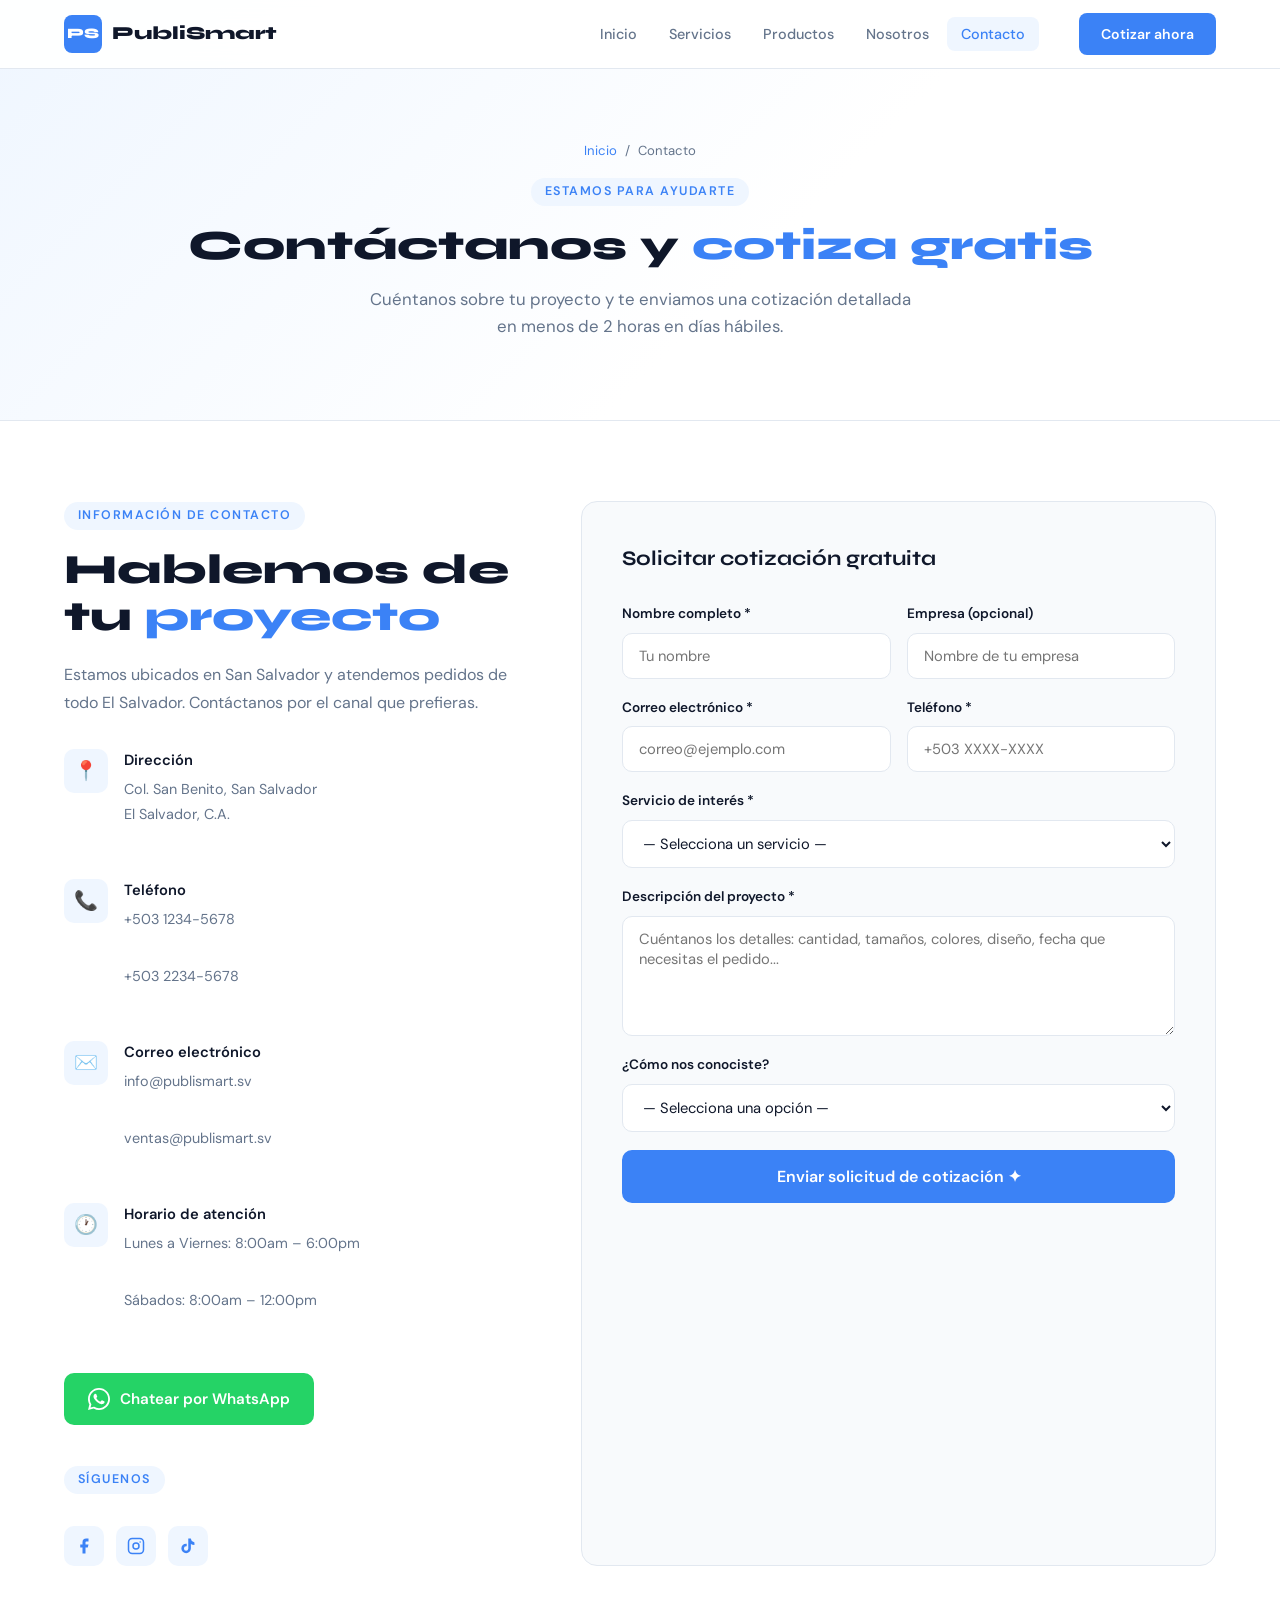
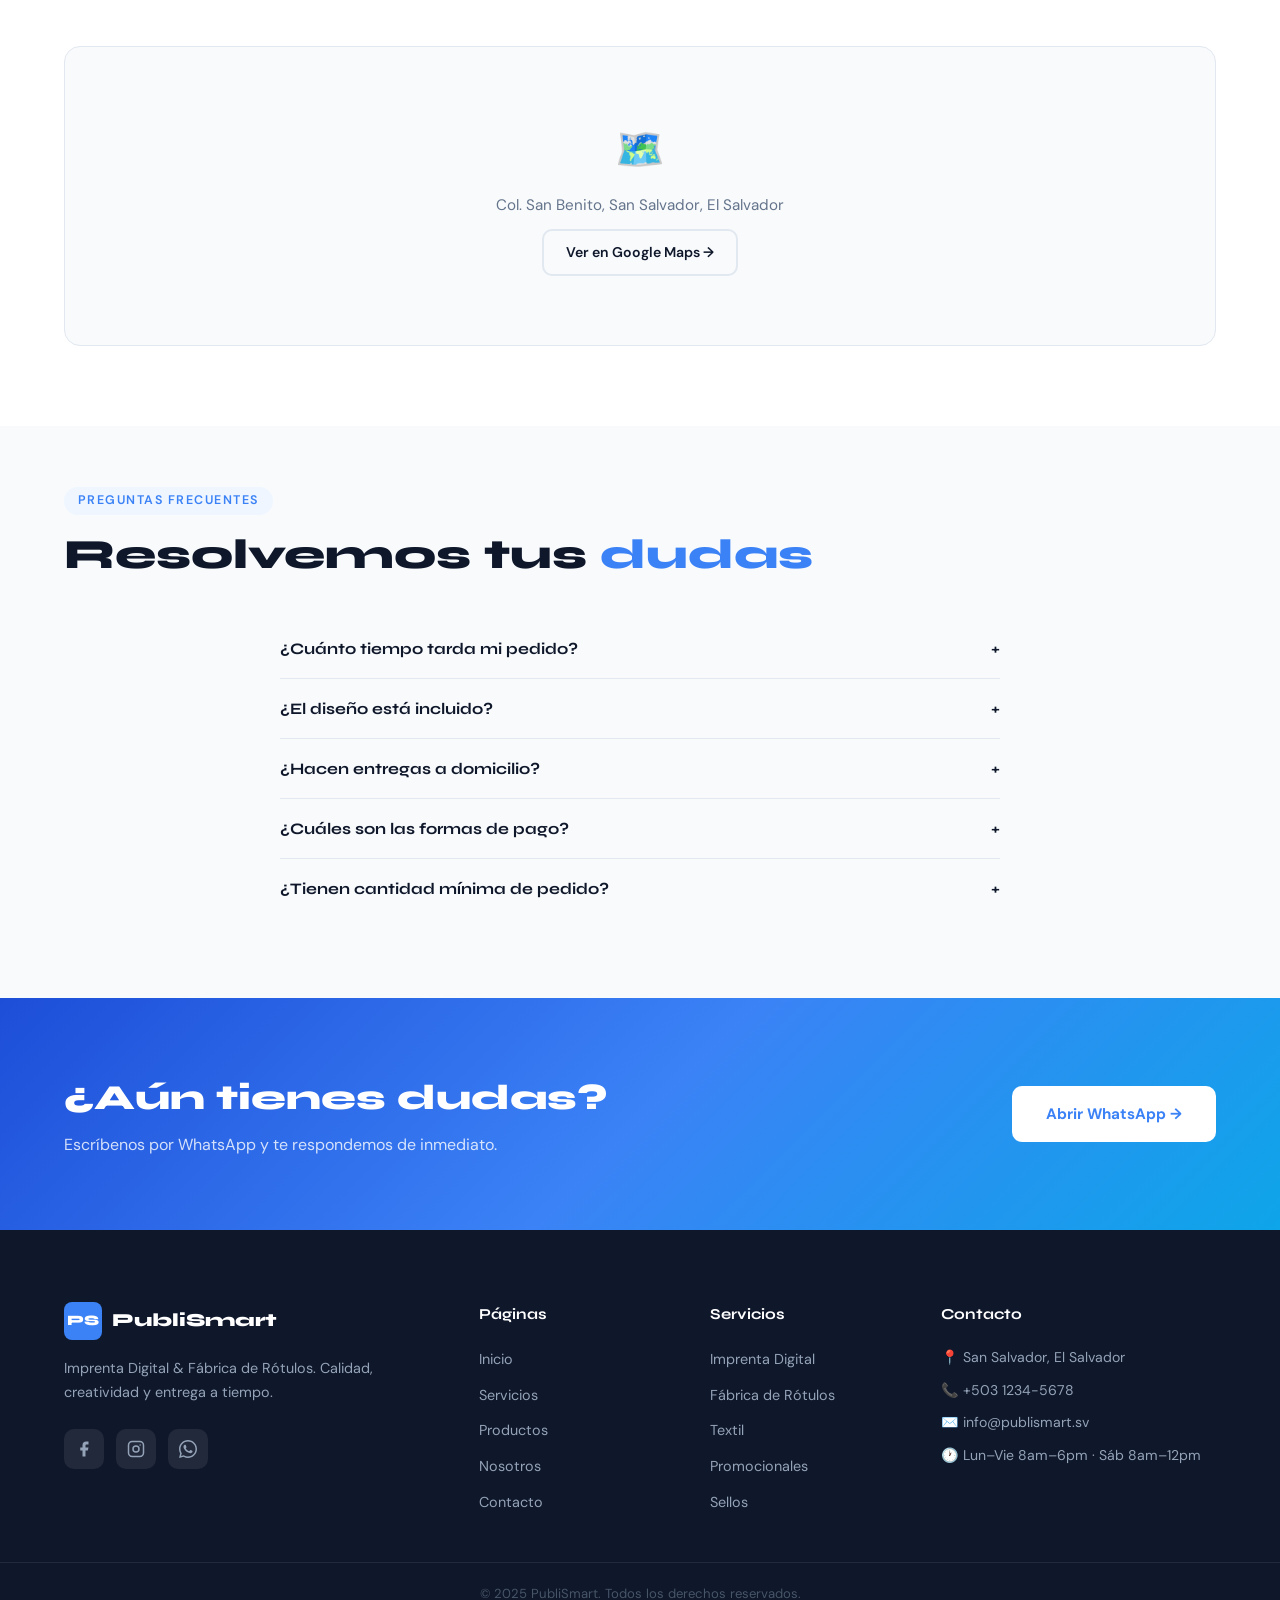
<file: contacto.html>
<!DOCTYPE html>
<html lang="es">
<head>
  <meta charset="UTF-8" />
  <meta name="viewport" content="width=device-width, initial-scale=1.0" />
  <title>Contacto — PubliSmart</title>
  <link rel="preconnect" href="https://fonts.googleapis.com" />
  <link rel="preconnect" href="https://fonts.gstatic.com" crossorigin />
  <link href="https://fonts.googleapis.com/css2?family=Syne:wght@400;600;700;800&family=DM+Sans:ital,opsz,wght@0,9..40,300;0,9..40,400;0,9..40,500;1,9..40,300&display=swap" rel="stylesheet" />
  <link rel="stylesheet" href="style.css" />
</head>
<body>

  <nav class="nav" id="nav">
    <div class="nav-inner">
      <a href="index.html" class="logo"><span class="logo-mark">PS</span><span class="logo-text">PubliSmart</span></a>
      <ul class="nav-links" id="navLinks">
        <li><a href="index.html">Inicio</a></li>
        <li><a href="servicios.html">Servicios</a></li>
        <li><a href="productos.html">Productos</a></li>
        <li><a href="nosotros.html">Nosotros</a></li>
        <li><a href="contacto.html" class="active">Contacto</a></li>
      </ul>
      <a href="contacto.html" class="btn-nav">Cotizar ahora</a>
      <button class="hamburger" id="hamburger" aria-label="Menú"><span></span><span></span><span></span></button>
    </div>
  </nav>

  <section class="page-hero">
    <div class="container">
      <div class="breadcrumb"><a href="index.html">Inicio</a> / <span>Contacto</span></div>
      <div class="section-label">Estamos para ayudarte</div>
      <h1 class="section-title">Contáctanos y <span>cotiza gratis</span></h1>
      <p style="color:var(--text-muted);max-width:560px;margin:0 auto;font-size:1.05rem;">Cuéntanos sobre tu proyecto y te enviamos una cotización detallada en menos de 2 horas en días hábiles.</p>
    </div>
  </section>

  <section class="contact-section">
    <div class="container contact-inner">

      <div class="contact-info fade-up">
        <div class="section-label">Información de contacto</div>
        <h2 class="section-title">Hablemos de tu <span>proyecto</span></h2>
        <p>Estamos ubicados en San Salvador y atendemos pedidos de todo El Salvador. Contáctanos por el canal que prefieras.</p>

        <div class="contact-details">
          <div class="contact-item">
            <div class="c-icon">📍</div>
            <div>
              <h4>Dirección</h4>
              <p>Col. San Benito, San Salvador<br/>El Salvador, C.A.</p>
            </div>
          </div>
          <div class="contact-item">
            <div class="c-icon">📞</div>
            <div>
              <h4>Teléfono</h4>
              <p><a href="tel:+50312345678">+503 1234-5678</a></p>
              <p><a href="tel:+50322345678">+503 2234-5678</a></p>
            </div>
          </div>
          <div class="contact-item">
            <div class="c-icon">✉️</div>
            <div>
              <h4>Correo electrónico</h4>
              <p><a href="mailto:info@publismart.sv">info@publismart.sv</a></p>
              <p><a href="mailto:ventas@publismart.sv">ventas@publismart.sv</a></p>
            </div>
          </div>
          <div class="contact-item">
            <div class="c-icon">🕐</div>
            <div>
              <h4>Horario de atención</h4>
              <p>Lunes a Viernes: 8:00am – 6:00pm</p>
              <p>Sábados: 8:00am – 12:00pm</p>
            </div>
          </div>
        </div>

        <a href="https://wa.me/50312345678?text=Hola%20PubliSmart%2C%20quiero%20cotizar%20un%20pedido" target="_blank" class="whatsapp-btn">
          <svg width="22" height="22" viewBox="0 0 24 24" fill="currentColor"><path d="M17.472 14.382c-.297-.149-1.758-.867-2.03-.967-.273-.099-.471-.148-.67.15-.197.297-.767.966-.94 1.164-.173.199-.347.223-.644.075-.297-.15-1.255-.463-2.39-1.475-.883-.788-1.48-1.761-1.653-2.059-.173-.297-.018-.458.13-.606.134-.133.298-.347.446-.52.149-.174.198-.298.298-.497.099-.198.05-.371-.025-.52-.075-.149-.669-1.612-.916-2.207-.242-.579-.487-.5-.669-.51-.173-.008-.371-.01-.57-.01-.198 0-.52.074-.792.372-.272.297-1.04 1.016-1.04 2.479 0 1.462 1.065 2.875 1.213 3.074.149.198 2.096 3.2 5.077 4.487.709.306 1.262.489 1.694.625.712.227 1.36.195 1.871.118.571-.085 1.758-.719 2.006-1.413.248-.694.248-1.289.173-1.413-.074-.124-.272-.198-.57-.347z"/><path d="M12 0C5.373 0 0 5.373 0 12c0 2.126.556 4.121 1.526 5.854L.057 23.882l6.174-1.619A11.945 11.945 0 0012 24c6.627 0 12-5.373 12-12S18.627 0 12 0zm0 22c-1.906 0-3.68-.516-5.203-1.413l-.373-.222-3.664.96.976-3.568-.243-.388A9.953 9.953 0 012 12C2 6.477 6.477 2 12 2s10 4.477 10 10-4.477 10-10 10z"/></svg>
          Chatear por WhatsApp
        </a>

        <div style="margin-top:40px;">
          <div class="section-label">Síguenos</div>
          <div class="social-links" style="margin-top:16px;">
            <a href="#" aria-label="Facebook" class="social-icon" style="background:var(--blue-xlight);color:var(--blue);">
              <svg viewBox="0 0 24 24" fill="currentColor"><path d="M18 2h-3a5 5 0 00-5 5v3H7v4h3v8h4v-8h3l1-4h-4V7a1 1 0 011-1h3z"/></svg>
            </a>
            <a href="#" aria-label="Instagram" class="social-icon" style="background:var(--blue-xlight);color:var(--blue);">
              <svg viewBox="0 0 24 24" fill="none" stroke="currentColor" stroke-width="2"><rect x="2" y="2" width="20" height="20" rx="5"/><circle cx="12" cy="12" r="4"/><circle cx="17.5" cy="6.5" r="1" fill="currentColor" stroke="none"/></svg>
            </a>
            <a href="#" aria-label="TikTok" class="social-icon" style="background:var(--blue-xlight);color:var(--blue);">
              <svg viewBox="0 0 24 24" fill="currentColor"><path d="M19.59 6.69a4.83 4.83 0 01-3.77-4.25V2h-3.45v13.67a2.89 2.89 0 01-2.88 2.5 2.89 2.89 0 01-2.89-2.89 2.89 2.89 0 012.89-2.89c.28 0 .54.04.79.1V9.01a6.28 6.28 0 00-.79-.05 6.34 6.34 0 00-6.34 6.34 6.34 6.34 0 006.34 6.34 6.34 6.34 0 006.33-6.34V9.17a8.16 8.16 0 004.77 1.52V7.25a4.85 4.85 0 01-1-.56z"/></svg>
            </a>
          </div>
        </div>
      </div>

      <!-- FORM -->
      <div class="contact-form-wrap fade-up">
        <h3>Solicitar cotización gratuita</h3>
        <form id="contactForm" novalidate>
          <div class="form-row">
            <div class="form-group">
              <label for="nombre">Nombre completo *</label>
              <input type="text" id="nombre" name="nombre" placeholder="Tu nombre" required />
              <span class="form-error">Por favor ingresa tu nombre.</span>
            </div>
            <div class="form-group">
              <label for="empresa">Empresa (opcional)</label>
              <input type="text" id="empresa" name="empresa" placeholder="Nombre de tu empresa" />
            </div>
          </div>
          <div class="form-row">
            <div class="form-group">
              <label for="email">Correo electrónico *</label>
              <input type="email" id="email" name="email" placeholder="correo@ejemplo.com" required />
              <span class="form-error">Ingresa un correo electrónico válido.</span>
            </div>
            <div class="form-group">
              <label for="telefono">Teléfono *</label>
              <input type="tel" id="telefono" name="telefono" placeholder="+503 XXXX-XXXX" required />
              <span class="form-error">Por favor ingresa tu teléfono.</span>
            </div>
          </div>
          <div class="form-group">
            <label for="servicio">Servicio de interés *</label>
            <select id="servicio" name="servicio" required>
              <option value="">— Selecciona un servicio —</option>
              <option>Imprenta Digital (tarjetas, flyers, brochures)</option>
              <option>Fábrica de Rótulos (luminosos, letras 3D, vinil)</option>
              <option>Textil Personalizado (camisas, gorras, polos)</option>
              <option>Artículos Promocionales (tazas, lapiceros, etc.)</option>
              <option>Sellos & Etiquetas</option>
              <option>Display & Exhibición (rollup, backdrop)</option>
              <option>Paquete o combo de varios servicios</option>
              <option>Otro</option>
            </select>
            <span class="form-error">Por favor selecciona un servicio.</span>
          </div>
          <div class="form-group">
            <label for="mensaje">Descripción del proyecto *</label>
            <textarea id="mensaje" name="mensaje" placeholder="Cuéntanos los detalles: cantidad, tamaños, colores, diseño, fecha que necesitas el pedido..." required></textarea>
            <span class="form-error">Por favor describe tu proyecto.</span>
          </div>
          <div class="form-group">
            <label for="como">¿Cómo nos conociste?</label>
            <select id="como" name="como">
              <option value="">— Selecciona una opción —</option>
              <option>Redes sociales</option>
              <option>Búsqueda en Google</option>
              <option>Recomendación de un amigo</option>
              <option>Ya soy cliente</option>
              <option>Otro</option>
            </select>
          </div>
          <button type="submit" class="btn-primary" style="width:100%;justify-content:center;font-size:1rem;">
            Enviar solicitud de cotización ✦
          </button>
        </form>
        <div class="form-success" id="formSuccess">
          <div class="success-icon">✅</div>
          <h4>¡Solicitud enviada con éxito!</h4>
          <p>Gracias por contactarnos. Un asesor de PubliSmart se comunicará contigo en menos de 2 horas en días hábiles.</p>
          <a href="index.html" class="btn-primary" style="margin-top:20px;display:inline-flex;">Volver al inicio</a>
        </div>
      </div>

    </div>
  </section>

  <!-- MAP PLACEHOLDER -->
  <section style="padding:0 0 80px;">
    <div class="container">
      <div style="border-radius:var(--radius);overflow:hidden;border:1.5px solid var(--border);height:300px;background:var(--surface);display:flex;align-items:center;justify-content:center;flex-direction:column;gap:12px;">
        <span style="font-size:2.5rem;">🗺️</span>
        <p style="color:var(--text-muted);font-size:0.95rem;">Col. San Benito, San Salvador, El Salvador</p>
        <a href="https://maps.google.com" target="_blank" class="btn-ghost" style="padding:10px 22px;font-size:0.88rem;">Ver en Google Maps →</a>
      </div>
    </div>
  </section>

  <!-- FAQ -->
  <section style="padding:0 0 80px;background:var(--surface);padding-top:60px;">
    <div class="container">
      <div class="section-label">Preguntas frecuentes</div>
      <h2 class="section-title" style="margin-bottom:40px;">Resolvemos tus <span>dudas</span></h2>
      <div style="max-width:720px;margin:0 auto;" id="faqList">
        <div class="faq-item" style="border-bottom:1px solid var(--border);padding:20px 0;">
          <button class="faq-q" style="width:100%;text-align:left;background:none;border:none;font-family:var(--font-head);font-weight:700;font-size:1rem;color:var(--text);cursor:pointer;display:flex;justify-content:space-between;align-items:center;gap:16px;" onclick="toggleFaq(this)">
            ¿Cuánto tiempo tarda mi pedido? <span class="faq-icon">+</span>
          </button>
          <div class="faq-a" style="display:none;padding-top:12px;color:var(--text-muted);font-size:0.93rem;line-height:1.7;">
            Depende del tipo de producto. Tarjetas de presentación y flyers: 24–48 horas. Rótulos y textil: 3–7 días hábiles. Para pedidos urgentes contacta directamente y buscamos solución.
          </div>
        </div>
        <div class="faq-item" style="border-bottom:1px solid var(--border);padding:20px 0;">
          <button class="faq-q" style="width:100%;text-align:left;background:none;border:none;font-family:var(--font-head);font-weight:700;font-size:1rem;color:var(--text);cursor:pointer;display:flex;justify-content:space-between;align-items:center;gap:16px;" onclick="toggleFaq(this)">
            ¿El diseño está incluido? <span class="faq-icon">+</span>
          </button>
          <div class="faq-a" style="display:none;padding-top:12px;color:var(--text-muted);font-size:0.93rem;line-height:1.7;">
            Sí. Incluimos hasta 3 revisiones de diseño sin costo adicional. Solo necesitas enviarnos tu logo, colores y la información que quieres incluir.
          </div>
        </div>
        <div class="faq-item" style="border-bottom:1px solid var(--border);padding:20px 0;">
          <button class="faq-q" style="width:100%;text-align:left;background:none;border:none;font-family:var(--font-head);font-weight:700;font-size:1rem;color:var(--text);cursor:pointer;display:flex;justify-content:space-between;align-items:center;gap:16px;" onclick="toggleFaq(this)">
            ¿Hacen entregas a domicilio? <span class="faq-icon">+</span>
          </button>
          <div class="faq-a" style="display:none;padding-top:12px;color:var(--text-muted);font-size:0.93rem;line-height:1.7;">
            Sí. Realizamos envíos a todo El Salvador a través de servicios de mensajería. Pedidos en San Salvador Metropolitano tienen entrega a domicilio con costo adicional.
          </div>
        </div>
        <div class="faq-item" style="border-bottom:1px solid var(--border);padding:20px 0;">
          <button class="faq-q" style="width:100%;text-align:left;background:none;border:none;font-family:var(--font-head);font-weight:700;font-size:1rem;color:var(--text);cursor:pointer;display:flex;justify-content:space-between;align-items:center;gap:16px;" onclick="toggleFaq(this)">
            ¿Cuáles son las formas de pago? <span class="faq-icon">+</span>
          </button>
          <div class="faq-a" style="display:none;padding-top:12px;color:var(--text-muted);font-size:0.93rem;line-height:1.7;">
            Aceptamos efectivo, transferencia bancaria (Banco Agrícola, Davivienda, Banco Azul), pago con tarjeta en nuestra tienda y pagos por tarjeta desde el teléfono.
          </div>
        </div>
        <div class="faq-item" style="padding:20px 0;">
          <button class="faq-q" style="width:100%;text-align:left;background:none;border:none;font-family:var(--font-head);font-weight:700;font-size:1rem;color:var(--text);cursor:pointer;display:flex;justify-content:space-between;align-items:center;gap:16px;" onclick="toggleFaq(this)">
            ¿Tienen cantidad mínima de pedido? <span class="faq-icon">+</span>
          </button>
          <div class="faq-a" style="display:none;padding-top:12px;color:var(--text-muted);font-size:0.93rem;line-height:1.7;">
            Varía según el producto. Para camisas y gorras el mínimo es 12 unidades. Para tarjetas y flyers 100 unidades. Rótulos y sellos no tienen mínimo. Consúltanos tu caso específico.
          </div>
        </div>
      </div>
    </div>
  </section>

  <!-- CTA -->
  <section class="cta-banner">
    <div class="container cta-inner">
      <div>
        <h2>¿Aún tienes dudas?</h2>
        <p>Escríbenos por WhatsApp y te respondemos de inmediato.</p>
      </div>
      <a href="https://wa.me/50312345678" target="_blank" class="btn-white">Abrir WhatsApp →</a>
    </div>
  </section>

  <footer class="footer">
    <div class="container footer-inner">
      <div class="footer-brand">
        <a href="index.html" class="logo"><span class="logo-mark">PS</span><span class="logo-text">PubliSmart</span></a>
        <p>Imprenta Digital & Fábrica de Rótulos. Calidad, creatividad y entrega a tiempo.</p>
        <div class="social-links">
          <a href="#" aria-label="Facebook" class="social-icon"><svg viewBox="0 0 24 24" fill="currentColor"><path d="M18 2h-3a5 5 0 00-5 5v3H7v4h3v8h4v-8h3l1-4h-4V7a1 1 0 011-1h3z"/></svg></a>
          <a href="#" aria-label="Instagram" class="social-icon"><svg viewBox="0 0 24 24" fill="none" stroke="currentColor" stroke-width="2"><rect x="2" y="2" width="20" height="20" rx="5"/><circle cx="12" cy="12" r="4"/><circle cx="17.5" cy="6.5" r="1" fill="currentColor" stroke="none"/></svg></a>
          <a href="#" aria-label="WhatsApp" class="social-icon"><svg viewBox="0 0 24 24" fill="currentColor"><path d="M17.472 14.382c-.297-.149-1.758-.867-2.03-.967-.273-.099-.471-.148-.67.15-.197.297-.767.966-.94 1.164-.173.199-.347.223-.644.075-.297-.15-1.255-.463-2.39-1.475-.883-.788-1.48-1.761-1.653-2.059-.173-.297-.018-.458.13-.606.134-.133.298-.347.446-.52.149-.174.198-.298.298-.497.099-.198.05-.371-.025-.52-.075-.149-.669-1.612-.916-2.207-.242-.579-.487-.5-.669-.51-.173-.008-.371-.01-.57-.01-.198 0-.52.074-.792.372-.272.297-1.04 1.016-1.04 2.479 0 1.462 1.065 2.875 1.213 3.074.149.198 2.096 3.2 5.077 4.487.709.306 1.262.489 1.694.625.712.227 1.36.195 1.871.118.571-.085 1.758-.719 2.006-1.413.248-.694.248-1.289.173-1.413-.074-.124-.272-.198-.57-.347z"/><path d="M12 0C5.373 0 0 5.373 0 12c0 2.126.556 4.121 1.526 5.854L.057 23.882l6.174-1.619A11.945 11.945 0 0012 24c6.627 0 12-5.373 12-12S18.627 0 12 0zm0 22c-1.906 0-3.68-.516-5.203-1.413l-.373-.222-3.664.96.976-3.568-.243-.388A9.953 9.953 0 012 12C2 6.477 6.477 2 12 2s10 4.477 10 10-4.477 10-10 10z"/></svg></a>
        </div>
      </div>
      <div class="footer-links">
        <h4>Páginas</h4>
        <ul><li><a href="index.html">Inicio</a></li><li><a href="servicios.html">Servicios</a></li><li><a href="productos.html">Productos</a></li><li><a href="nosotros.html">Nosotros</a></li><li><a href="contacto.html">Contacto</a></li></ul>
      </div>
      <div class="footer-links">
        <h4>Servicios</h4>
        <ul><li><a href="servicios.html#imprenta">Imprenta Digital</a></li><li><a href="servicios.html#rotulos">Fábrica de Rótulos</a></li><li><a href="servicios.html#textil">Textil</a></li><li><a href="servicios.html#promo">Promocionales</a></li><li><a href="servicios.html#sellos">Sellos</a></li></ul>
      </div>
      <div class="footer-contact">
        <h4>Contacto</h4>
        <p>📍 San Salvador, El Salvador</p>
        <p>📞 <a href="tel:+50312345678">+503 1234-5678</a></p>
        <p>✉️ <a href="mailto:info@publismart.sv">info@publismart.sv</a></p>
        <p>🕐 Lun–Vie 8am–6pm · Sáb 8am–12pm</p>
      </div>
    </div>
    <div class="footer-bottom"><p>© 2025 PubliSmart. Todos los derechos reservados.</p></div>
  </footer>


  <script src="main.js"></script>
  <script>
    function toggleFaq(btn) {
      const answer = btn.nextElementSibling;
      const icon = btn.querySelector('.faq-icon');
      const isOpen = answer.style.display === 'block';
      // close all
      document.querySelectorAll('.faq-a').forEach(a => a.style.display = 'none');
      document.querySelectorAll('.faq-icon').forEach(i => i.textContent = '+');
      if (!isOpen) {
        answer.style.display = 'block';
        icon.textContent = '−';
      }
    }
  </script>
</body>
</html>
</file>
<file: style.css>
/* =============================================
   PubliSmart — Main Stylesheet
   ============================================= */

:root {
  --blue: #3B82F6;
  --blue-dark: #2563EB;
  --blue-light: #DBEAFE;
  --blue-xlight: #EFF6FF;
  --sky: #0EA5E9;
  --text: #0F172A;
  --text-muted: #64748B;
  --text-light: #94A3B8;
  --white: #ffffff;
  --surface: #F8FAFC;
  --border: #E2E8F0;
  --radius: 16px;
  --radius-sm: 10px;
  --shadow: 0 4px 24px rgba(59,130,246,0.10);
  --shadow-lg: 0 12px 48px rgba(59,130,246,0.15);
  --transition: 0.3s cubic-bezier(0.4,0,0.2,1);
  --font-head: 'Syne', sans-serif;
  --font-body: 'DM Sans', sans-serif;
}

*, *::before, *::after { box-sizing: border-box; margin: 0; padding: 0; }

html { scroll-behavior: smooth; font-size: 16px; }

body {
  font-family: var(--font-body);
  color: var(--text);
  background: var(--white);
  overflow-x: hidden;
  line-height: 1.6;
}

/* ── UTILITIES ── */
.container { max-width: 1200px; margin: 0 auto; padding: 0 24px; }
.section-label {
  display: inline-block;
  font-size: 0.78rem;
  font-weight: 600;
  letter-spacing: 0.12em;
  text-transform: uppercase;
  color: var(--blue);
  background: var(--blue-xlight);
  padding: 4px 14px;
  border-radius: 100px;
  margin-bottom: 16px;
}
.section-title {
  font-family: var(--font-head);
  font-size: clamp(1.8rem, 3.5vw, 2.6rem);
  font-weight: 800;
  line-height: 1.15;
  color: var(--text);
  margin-bottom: 16px;
}
.section-title span { color: var(--blue); }
.section-title em { font-style: italic; font-weight: 400; }

img { display: block; width: 100%; object-fit: cover; }
a { text-decoration: none; color: inherit; }

/* ── BUTTONS ── */
.btn-primary {
  display: inline-flex; align-items: center; gap: 8px;
  background: var(--blue);
  color: var(--white);
  padding: 14px 28px;
  border-radius: var(--radius-sm);
  font-family: var(--font-body);
  font-weight: 600;
  font-size: 0.95rem;
  transition: var(--transition);
  border: 2px solid var(--blue);
  cursor: pointer;
}
.btn-primary:hover { background: var(--blue-dark); border-color: var(--blue-dark); transform: translateY(-2px); box-shadow: var(--shadow); }

.btn-ghost {
  display: inline-flex; align-items: center; gap: 8px;
  background: transparent;
  color: var(--text);
  padding: 14px 28px;
  border-radius: var(--radius-sm);
  font-family: var(--font-body);
  font-weight: 600;
  font-size: 0.95rem;
  transition: var(--transition);
  border: 2px solid var(--border);
}
.btn-ghost:hover { border-color: var(--blue); color: var(--blue); background: var(--blue-xlight); }

.btn-white {
  display: inline-flex; align-items: center; gap: 8px;
  background: var(--white);
  color: var(--blue);
  padding: 14px 32px;
  border-radius: var(--radius-sm);
  font-family: var(--font-body);
  font-weight: 700;
  font-size: 0.95rem;
  transition: var(--transition);
  border: 2px solid transparent;
}
.btn-white:hover { background: var(--blue-xlight); transform: translateY(-2px); }

/* ── NAV ── */
.nav {
  position: fixed; top: 0; left: 0; right: 0; z-index: 100;
  background: rgba(255,255,255,0.92);
  backdrop-filter: blur(16px);
  border-bottom: 1px solid var(--border);
  transition: var(--transition);
}
.nav.scrolled { box-shadow: 0 2px 20px rgba(0,0,0,0.08); }
.nav-inner {
  max-width: 1200px; margin: 0 auto; padding: 0 24px;
  height: 68px;
  display: flex; align-items: center; gap: 40px;
}
.logo { display: flex; align-items: center; gap: 10px; flex-shrink: 0; }
.logo-mark {
  width: 38px; height: 38px;
  background: var(--blue);
  color: var(--white);
  font-family: var(--font-head);
  font-weight: 800;
  font-size: 0.9rem;
  display: flex; align-items: center; justify-content: center;
  border-radius: 8px;
}
.logo-text { font-family: var(--font-head); font-weight: 800; font-size: 1.15rem; color: var(--text); }
.nav-links { display: flex; align-items: center; gap: 4px; list-style: none; margin-left: auto; }
.nav-links a {
  padding: 8px 14px;
  border-radius: 8px;
  font-size: 0.9rem;
  font-weight: 500;
  color: var(--text-muted);
  transition: var(--transition);
}
.nav-links a:hover, .nav-links a.active { color: var(--blue); background: var(--blue-xlight); }
.btn-nav {
  flex-shrink: 0;
  background: var(--blue);
  color: var(--white);
  padding: 10px 22px;
  border-radius: 8px;
  font-size: 0.88rem;
  font-weight: 600;
  transition: var(--transition);
}
.btn-nav:hover { background: var(--blue-dark); }
.hamburger {
  display: none;
  flex-direction: column; gap: 5px;
  background: none; border: none;
  cursor: pointer; padding: 8px;
  margin-left: auto;
}
.hamburger span {
  display: block; width: 24px; height: 2px;
  background: var(--text);
  border-radius: 2px;
  transition: var(--transition);
}
.hamburger.open span:nth-child(1) { transform: translateY(7px) rotate(45deg); }
.hamburger.open span:nth-child(2) { opacity: 0; }
.hamburger.open span:nth-child(3) { transform: translateY(-7px) rotate(-45deg); }

/* ── HERO WRAPPER ── */
.hero-wrapper {
  position: relative;
  overflow: hidden;
  background: var(--white);
  min-height: 100vh;
  display: flex;
  flex-direction: column;
  justify-content: center;
  padding-bottom: 60px;
}

/* ── HERO ── */
.hero {
  display: grid;
  grid-template-columns: 1fr 1fr;
  align-items: center;
  position: relative;
  padding: 100px 0 40px;
  max-width: 1200px;
  width: 100%;
  margin: 0 auto;
  gap: 48px;
  z-index: 1;
}
.hero-bg { position: absolute; inset: 0; z-index: 0; pointer-events: none; }
.hero-blob {
  position: absolute;
  border-radius: 50%;
  filter: blur(80px);
  opacity: 0.22;
}
.b1 {
  width: 600px; height: 600px;
  background: radial-gradient(circle, #3B82F6, #0EA5E9);
  top: -200px; right: -60px;
}
.b2 {
  width: 400px; height: 400px;
  background: radial-gradient(circle, #6366F1, #3B82F6);
  bottom: -100px; left: -80px;
}
.grid-overlay {
  position: absolute; inset: 0;
  background-image: linear-gradient(var(--border) 1px, transparent 1px),
    linear-gradient(90deg, var(--border) 1px, transparent 1px);
  background-size: 48px 48px;
  opacity: 0.35;
}
.hero-content {
  position: relative; z-index: 1;
  padding: 0 24px 0 24px;
  animation: fadeUp 0.8s ease both;
}
.hero-badge {
  display: inline-flex; align-items: center; gap: 8px;
  font-size: 0.8rem; font-weight: 600;
  color: var(--blue);
  background: var(--blue-xlight);
  border: 1px solid var(--blue-light);
  padding: 6px 16px; border-radius: 100px;
  margin-bottom: 24px;
}
.hero-title {
  font-family: var(--font-head);
  font-size: clamp(2rem, 4vw, 3.6rem);
  font-weight: 800;
  line-height: 1.1;
  color: var(--text);
  margin-bottom: 20px;
}
.hero-title em { font-style: italic; font-weight: 400; color: var(--text-muted); }
.hero-title .highlight { color: var(--blue); }
.hero-sub { font-size: 1rem; color: var(--text-muted); margin-bottom: 36px; line-height: 1.7; }
.hero-cta { display: flex; gap: 16px; flex-wrap: wrap; margin-bottom: 52px; }
.hero-stats { display: flex; gap: 32px; flex-wrap: wrap; }
.hstat { display: flex; flex-direction: column; gap: 2px; }
.hstat strong { font-family: var(--font-head); font-size: 1.8rem; font-weight: 800; color: var(--blue); line-height: 1; }
.hstat span { font-size: 0.8rem; color: var(--text-muted); }
.hero-visual {
  position: relative; z-index: 1;
  padding: 0 24px 0 0;
  animation: fadeIn 1s ease 0.3s both;
}
.hero-img-wrap { position: relative; }
.hero-img-wrap img { border-radius: var(--radius); box-shadow: var(--shadow-lg); width: 100%; height: 420px; object-fit: cover; }
.hero-chip {
  position: absolute;
  background: var(--white);
  border: 1px solid var(--border);
  padding: 10px 16px;
  border-radius: 12px;
  font-size: 0.82rem;
  font-weight: 600;
  box-shadow: var(--shadow);
  white-space: nowrap;
}
.chip1 { top: 20px; left: -20px; }
.chip2 { bottom: 28px; right: -16px; }
.scroll-hint {
  position: absolute; bottom: 20px; left: 50%; transform: translateX(-50%);
  display: flex; flex-direction: column; align-items: center; gap: 6px;
  z-index: 2;
  font-size: 0.78rem; color: var(--text-muted); z-index: 2;
  animation: bounce 2s ease infinite;
}

/* ── CATEGORIES ── */
.categories { padding: 100px 0; background: var(--white); }
.cat-grid {
  display: grid;
  grid-template-columns: repeat(3, 1fr);
  gap: 24px;
  margin-top: 48px;
}
.cat-card {
  background: var(--white);
  border: 1.5px solid var(--border);
  border-radius: var(--radius);
  padding: 32px 28px;
  display: flex; flex-direction: column; gap: 12px;
  transition: var(--transition);
  position: relative;
  overflow: hidden;
}
.cat-card::before {
  content: '';
  position: absolute; top: 0; left: 0; right: 0; height: 3px;
  background: var(--accent);
  transform: scaleX(0); transform-origin: left;
  transition: var(--transition);
}
.cat-card:hover { border-color: var(--accent); box-shadow: 0 8px 32px rgba(59,130,246,0.12); transform: translateY(-4px); }
.cat-card:hover::before { transform: scaleX(1); }
.cat-icon { font-size: 2.2rem; }
.cat-card h3 { font-family: var(--font-head); font-weight: 700; font-size: 1.1rem; color: var(--text); }
.cat-card p { font-size: 0.9rem; color: var(--text-muted); flex: 1; }
.cat-arrow { font-size: 1.1rem; color: var(--accent); transition: var(--transition); }
.cat-card:hover .cat-arrow { transform: translateX(4px); }

/* ── SHOWCASE STRIP ── */
.showcase { padding: 60px 0; overflow: hidden; background: var(--surface); border-top: 1px solid var(--border); border-bottom: 1px solid var(--border); }
.showcase-track {
  display: flex; gap: 20px;
  width: max-content;
  animation: slide 30s linear infinite;
}
.showcase-track:hover { animation-play-state: paused; }
.showcase-item {
  position: relative;
  width: 300px; flex-shrink: 0;
  border-radius: var(--radius-sm);
  overflow: hidden;
}
.showcase-item img { height: 200px; transition: transform 0.4s ease; }
.showcase-item:hover img { transform: scale(1.06); }
.showcase-item span {
  position: absolute; bottom: 0; left: 0; right: 0;
  padding: 24px 16px 14px;
  background: linear-gradient(transparent, rgba(0,0,0,0.7));
  color: var(--white);
  font-size: 0.85rem; font-weight: 600;
}

/* ── WHY ── */
.why { padding: 100px 0; }
.why-inner { display: grid; grid-template-columns: 1fr 1fr; gap: 80px; align-items: center; }
.why-desc { color: var(--text-muted); margin-bottom: 28px; font-size: 1.02rem; line-height: 1.7; }
.why-list { list-style: none; display: flex; flex-direction: column; gap: 12px; margin-bottom: 36px; }
.why-list li { display: flex; align-items: center; gap: 12px; font-size: 0.95rem; color: var(--text); }
.check {
  display: flex; align-items: center; justify-content: center;
  width: 24px; height: 24px; flex-shrink: 0;
  background: var(--blue-xlight);
  color: var(--blue);
  border-radius: 6px;
  font-size: 0.8rem; font-weight: 700;
}
.why-media { position: relative; }
.why-img { border-radius: var(--radius); box-shadow: var(--shadow-lg); }
.why-badge {
  position: absolute; bottom: -20px; left: -24px;
  background: var(--blue);
  color: var(--white);
  padding: 18px 24px;
  border-radius: var(--radius-sm);
  box-shadow: var(--shadow);
  display: flex; flex-direction: column; gap: 2px;
}
.why-badge strong { font-family: var(--font-head); font-size: 1.8rem; font-weight: 800; }
.why-badge span { font-size: 0.8rem; opacity: 0.85; }

/* ── STATS ── */
.stats-section {
  padding: 80px 0;
  background: var(--blue);
}
.stats-grid {
  display: grid; grid-template-columns: repeat(4, 1fr);
  gap: 40px; text-align: center;
}
.stat-box { display: flex; flex-direction: column; align-items: center; gap: 8px; }
.stat-box strong {
  font-family: var(--font-head);
  font-size: clamp(2.4rem, 4vw, 3.4rem);
  font-weight: 800;
  color: var(--white);
}
.stat-box span { font-size: 0.9rem; color: rgba(255,255,255,0.75); font-weight: 500; }

/* ── TESTIMONIALS ── */
.testimonials { padding: 100px 0; background: var(--surface); }
.testi-slider { overflow: hidden; margin: 48px 0 24px; }
.testi-track { display: flex; gap: 24px; transition: transform 0.5s cubic-bezier(0.4,0,0.2,1); }
.testi-card {
  min-width: calc(50% - 12px);
  background: var(--white);
  border: 1.5px solid var(--border);
  border-radius: var(--radius);
  padding: 36px;
  flex-shrink: 0;
}
.stars { color: #F59E0B; font-size: 1.1rem; margin-bottom: 16px; letter-spacing: 2px; }
.testi-card p { font-size: 0.97rem; color: var(--text-muted); line-height: 1.7; margin-bottom: 24px; font-style: italic; }
.testi-author { display: flex; align-items: center; gap: 14px; }
.testi-author img { width: 48px; height: 48px; border-radius: 50%; flex-shrink: 0; object-fit: cover; }
.testi-author strong { display: block; font-size: 0.92rem; color: var(--text); font-weight: 600; }
.testi-author span { font-size: 0.8rem; color: var(--text-muted); }
.testi-dots { display: flex; gap: 8px; justify-content: center; margin-bottom: 16px; }
.dot {
  width: 8px; height: 8px; border-radius: 50%;
  background: var(--border); border: none; cursor: pointer;
  transition: var(--transition);
}
.dot.active { background: var(--blue); width: 24px; border-radius: 4px; }
.testi-nav { display: flex; gap: 12px; justify-content: center; }
.testi-btn {
  width: 44px; height: 44px; border-radius: 50%;
  background: var(--white); border: 1.5px solid var(--border);
  font-size: 1rem; cursor: pointer;
  display: flex; align-items: center; justify-content: center;
  transition: var(--transition);
}
.testi-btn:hover { background: var(--blue); color: var(--white); border-color: var(--blue); }

/* ── CTA BANNER ── */
.cta-banner {
  padding: 72px 24px;
  background: linear-gradient(135deg, #1D4ED8 0%, #3B82F6 50%, #0EA5E9 100%);
}
.cta-inner {
  display: flex; align-items: center; justify-content: space-between; gap: 32px; flex-wrap: wrap;
}
.cta-inner h2 {
  font-family: var(--font-head);
  font-size: clamp(1.6rem, 3vw, 2.2rem);
  font-weight: 800;
  color: var(--white);
  margin-bottom: 6px;
}
.cta-inner p { color: rgba(255,255,255,0.8); font-size: 1rem; }

/* ── FOOTER ── */
.footer { background: var(--text); padding: 72px 0 0; }
.footer-inner {
  display: grid; grid-template-columns: 2fr 1fr 1fr 1.5fr;
  gap: 48px; padding-bottom: 48px;
}
.footer .logo-mark { background: var(--blue); }
.footer .logo-text { color: var(--white); }
.footer-brand p { color: #94A3B8; font-size: 0.9rem; margin: 16px 0 24px; line-height: 1.7; }
.social-links { display: flex; gap: 12px; }
.social-icon {
  width: 40px; height: 40px;
  background: rgba(255,255,255,0.08);
  border-radius: 10px;
  display: flex; align-items: center; justify-content: center;
  color: #94A3B8; transition: var(--transition);
}
.social-icon svg { width: 18px; height: 18px; }
.social-icon:hover { background: var(--blue); color: var(--white); }
.footer-links h4, .footer-contact h4 {
  font-family: var(--font-head); font-weight: 700;
  color: var(--white); font-size: 0.95rem; margin-bottom: 20px;
}
.footer-links ul { list-style: none; display: flex; flex-direction: column; gap: 10px; }
.footer-links a { color: #94A3B8; font-size: 0.9rem; transition: var(--transition); }
.footer-links a:hover { color: var(--blue); }
.footer-contact p { color: #94A3B8; font-size: 0.88rem; margin-bottom: 10px; }
.footer-contact a { color: #94A3B8; transition: var(--transition); }
.footer-contact a:hover { color: var(--blue); }
.footer-bottom {
  border-top: 1px solid rgba(255,255,255,0.08);
  padding: 20px 24px;
  text-align: center;
}
.footer-bottom p { color: #475569; font-size: 0.82rem; }

/* ── BACK TO TOP ── */
.back-top {
  position: fixed; bottom: 28px; right: 28px; z-index: 50;
  width: 48px; height: 48px; border-radius: 50%;
  background: var(--blue);
  color: var(--white);
  border: none; cursor: pointer;
  font-size: 1.2rem;
  box-shadow: var(--shadow);
  transition: var(--transition);
  opacity: 0; pointer-events: none;
  display: flex; align-items: center; justify-content: center;
}
.back-top.visible { opacity: 1; pointer-events: all; }
.back-top:hover { background: var(--blue-dark); transform: translateY(-3px); }

/* ── PAGE HERO (inner pages) ── */
.page-hero {
  padding: 140px 0 80px;
  background: linear-gradient(135deg, var(--blue-xlight) 0%, var(--white) 60%);
  border-bottom: 1px solid var(--border);
  text-align: center;
}
.page-hero .breadcrumb {
  font-size: 0.82rem; color: var(--text-muted);
  margin-bottom: 16px; display: flex; justify-content: center; align-items: center; gap: 8px;
}
.page-hero .breadcrumb a { color: var(--blue); }

/* ── SERVICES PAGE ── */
.service-block { padding: 80px 0; }
.service-block:nth-child(even) { background: var(--surface); }
.service-inner { display: grid; grid-template-columns: 1fr 1fr; gap: 72px; align-items: center; }
.service-inner.reverse { direction: rtl; }
.service-inner.reverse > * { direction: ltr; }
.service-img { border-radius: var(--radius); overflow: hidden; box-shadow: var(--shadow-lg); }
.service-img img { height: 380px; }
.service-text h2 { font-family: var(--font-head); font-size: clamp(1.6rem, 2.8vw, 2.1rem); font-weight: 800; margin-bottom: 16px; }
.service-text p { color: var(--text-muted); line-height: 1.75; margin-bottom: 20px; }
.service-items { display: flex; flex-direction: column; gap: 10px; margin-bottom: 28px; }
.service-items li { display: flex; align-items: center; gap: 10px; font-size: 0.93rem; color: var(--text); list-style: none; }
.service-items li::before { content: '✦'; color: var(--blue); font-size: 0.7rem; }

/* ── PRODUCTS PAGE ── */
.products-section { padding: 80px 0; }
.filters {
  display: flex; gap: 12px; flex-wrap: wrap; margin-bottom: 40px;
}
.filter-btn {
  padding: 8px 20px; border-radius: 100px;
  background: var(--white); border: 1.5px solid var(--border);
  font-size: 0.88rem; font-weight: 600; cursor: pointer;
  transition: var(--transition); font-family: var(--font-body);
  color: var(--text-muted);
}
.filter-btn.active, .filter-btn:hover { background: var(--blue); border-color: var(--blue); color: var(--white); }
.products-grid { display: grid; grid-template-columns: repeat(3, 1fr); gap: 28px; }
.product-card {
  background: var(--white); border: 1.5px solid var(--border);
  border-radius: var(--radius); overflow: hidden;
  transition: var(--transition);
  cursor: pointer;
}
.product-card:hover { transform: translateY(-6px); box-shadow: var(--shadow-lg); border-color: var(--blue-light); }
.product-img { position: relative; overflow: hidden; }
.product-img img { height: 220px; transition: transform 0.4s ease; }
.product-card:hover .product-img img { transform: scale(1.06); }
.product-tag {
  position: absolute; top: 14px; left: 14px;
  background: var(--blue); color: var(--white);
  font-size: 0.72rem; font-weight: 700;
  padding: 4px 10px; border-radius: 100px; letter-spacing: 0.05em;
}
.product-info { padding: 20px 22px 24px; }
.product-info h3 { font-family: var(--font-head); font-weight: 700; font-size: 1.05rem; margin-bottom: 6px; }
.product-info p { font-size: 0.88rem; color: var(--text-muted); margin-bottom: 16px; }
.product-footer { display: flex; align-items: center; justify-content: space-between; }
.price { font-family: var(--font-head); font-weight: 800; font-size: 1.15rem; color: var(--blue); }
.price span { font-size: 0.75rem; font-weight: 400; color: var(--text-muted); }
.btn-add {
  padding: 8px 18px; background: var(--blue-xlight);
  color: var(--blue); border: none; border-radius: 8px;
  font-weight: 600; font-size: 0.85rem; cursor: pointer;
  transition: var(--transition); font-family: var(--font-body);
}
.btn-add:hover { background: var(--blue); color: var(--white); }

/* ── ABOUT PAGE ── */
.about-intro { padding: 80px 0; }
.about-intro-inner { display: grid; grid-template-columns: 1fr 1fr; gap: 72px; align-items: center; }
.about-img { position: relative; }
.about-img img { border-radius: var(--radius); box-shadow: var(--shadow-lg); }
.about-img-badge {
  position: absolute; top: -20px; right: -20px;
  background: var(--blue); color: var(--white);
  padding: 16px 20px; border-radius: var(--radius-sm);
  text-align: center;
}
.about-img-badge strong { display: block; font-family: var(--font-head); font-size: 2rem; font-weight: 800; }
.about-img-badge span { font-size: 0.78rem; opacity: 0.85; }
.about-text h2 { margin-bottom: 20px; }
.about-text p { color: var(--text-muted); line-height: 1.8; margin-bottom: 16px; }
.values-grid { display: grid; grid-template-columns: 1fr 1fr; gap: 20px; margin-top: 32px; }
.value-card {
  padding: 22px; background: var(--surface);
  border-radius: var(--radius-sm); border: 1px solid var(--border);
}
.value-card .icon { font-size: 1.6rem; margin-bottom: 10px; }
.value-card h4 { font-family: var(--font-head); font-weight: 700; font-size: 1rem; margin-bottom: 6px; }
.value-card p { font-size: 0.85rem; color: var(--text-muted); }
.team-section { padding: 80px 0; background: var(--surface); }
.team-grid { display: grid; grid-template-columns: repeat(3, 1fr); gap: 28px; margin-top: 48px; }
.team-card { background: var(--white); border-radius: var(--radius); overflow: hidden; border: 1.5px solid var(--border); transition: var(--transition); }
.team-card:hover { transform: translateY(-4px); box-shadow: var(--shadow); }
.team-card img { height: 260px; }
.team-info { padding: 22px; }
.team-info h3 { font-family: var(--font-head); font-weight: 700; margin-bottom: 4px; }
.team-info span { font-size: 0.85rem; color: var(--blue); font-weight: 500; }

/* ── CONTACT PAGE ── */
.contact-section { padding: 80px 0; }
.contact-inner { display: grid; grid-template-columns: 1fr 1.4fr; gap: 64px; }
.contact-info h2 { margin-bottom: 20px; }
.contact-info p { color: var(--text-muted); line-height: 1.75; margin-bottom: 32px; }
.contact-details { display: flex; flex-direction: column; gap: 20px; }
.contact-item { display: flex; align-items: flex-start; gap: 16px; }
.c-icon {
  width: 44px; height: 44px; flex-shrink: 0;
  background: var(--blue-xlight); border-radius: 10px;
  display: flex; align-items: center; justify-content: center; font-size: 1.2rem;
}
.contact-item h4 { font-weight: 600; font-size: 0.92rem; margin-bottom: 4px; }
.contact-item p, .contact-item a { font-size: 0.9rem; color: var(--text-muted); }
.contact-item a:hover { color: var(--blue); }
.contact-form-wrap {
  background: var(--surface); border: 1.5px solid var(--border);
  border-radius: var(--radius); padding: 40px;
}
.contact-form-wrap h3 { font-family: var(--font-head); font-weight: 700; font-size: 1.3rem; margin-bottom: 28px; }
.form-row { display: grid; grid-template-columns: 1fr 1fr; gap: 16px; }
.form-group { display: flex; flex-direction: column; gap: 8px; margin-bottom: 18px; }
.form-group label { font-size: 0.85rem; font-weight: 600; color: var(--text); }
.form-group input, .form-group textarea, .form-group select {
  padding: 12px 16px;
  border: 1.5px solid var(--border);
  border-radius: var(--radius-sm);
  font-family: var(--font-body);
  font-size: 0.92rem;
  color: var(--text);
  background: var(--white);
  transition: var(--transition);
  outline: none;
}
.form-group input:focus, .form-group textarea:focus, .form-group select:focus {
  border-color: var(--blue); box-shadow: 0 0 0 3px var(--blue-xlight);
}
.form-group textarea { resize: vertical; min-height: 120px; }
.form-error { font-size: 0.78rem; color: #EF4444; display: none; }
.form-group.error input, .form-group.error textarea { border-color: #EF4444; }
.form-group.error .form-error { display: block; }
.form-success { display: none; text-align: center; padding: 24px; }
.form-success .success-icon { font-size: 2.5rem; margin-bottom: 12px; }
.form-success h4 { font-family: var(--font-head); font-weight: 700; font-size: 1.2rem; margin-bottom: 8px; }
.form-success p { color: var(--text-muted); font-size: 0.9rem; }
.whatsapp-btn {
  display: flex; align-items: center; gap: 10px;
  background: #25D366; color: var(--white);
  padding: 14px 24px; border-radius: var(--radius-sm);
  font-weight: 600; font-size: 0.95rem;
  transition: var(--transition); margin-top: 28px; width: fit-content;
}
.whatsapp-btn:hover { background: #20BD5C; transform: translateY(-2px); box-shadow: 0 4px 16px rgba(37,211,102,0.3); }

/* ── ANIMATIONS ── */
@keyframes fadeUp { from { opacity: 0; transform: translateY(30px); } to { opacity: 1; transform: translateY(0); } }
@keyframes fadeIn { from { opacity: 0; } to { opacity: 1; } }
@keyframes bounce { 0%, 100% { transform: translateX(-50%) translateY(0); } 50% { transform: translateX(-50%) translateY(6px); } }
@keyframes slide { 0% { transform: translateX(0); } 100% { transform: translateX(-50%); } }

.fade-up { opacity: 0; transform: translateY(28px); transition: opacity 0.7s ease, transform 0.7s ease; }
.fade-up.visible { opacity: 1; transform: translateY(0); }

/* ── RESPONSIVE ── */
@media (max-width: 1024px) {
  .hero {
    grid-template-columns: 1fr;
    text-align: center;
    padding: 110px 0 60px;
    gap: 40px;
  }
  .hero-content { padding: 0 24px; }
  .hero-cta { justify-content: center; }
  .hero-stats { justify-content: center; }
  .hero-visual { padding: 0 24px; max-width: 480px; margin: 0 auto; }
  .chip1, .chip2 { display: none; }
  .cat-grid { grid-template-columns: repeat(2, 1fr); }
  .why-inner, .about-intro-inner { grid-template-columns: 1fr; gap: 40px; }
  .why-badge { left: 0; bottom: -16px; }
  .stats-grid { grid-template-columns: repeat(2, 1fr); }
  .footer-inner { grid-template-columns: 1fr 1fr; }
  .service-inner, .contact-inner { grid-template-columns: 1fr; gap: 40px; }
  .service-inner.reverse { direction: ltr; }
  .products-grid { grid-template-columns: repeat(2, 1fr); }
  .team-grid { grid-template-columns: repeat(2, 1fr); }
  .testi-card { min-width: 100%; }
}

@media (max-width: 768px) {
  .hero-wrapper { padding-bottom: 40px; }
  .nav-links, .btn-nav { display: none; }
  .hamburger { display: flex; }
  .nav-links.open {
    display: flex; flex-direction: column; align-items: flex-start; gap: 0;
    position: fixed; top: 68px; left: 0; right: 0; bottom: 0;
    background: var(--white); z-index: 99;
    padding: 24px;
    border-top: 1px solid var(--border);
  }
  .nav-links.open li { width: 100%; }
  .nav-links.open a { display: block; padding: 14px 0; font-size: 1.05rem; border-bottom: 1px solid var(--border); }
  .cat-grid { grid-template-columns: 1fr; }
  .stats-grid { grid-template-columns: 1fr 1fr; }
  .footer-inner { grid-template-columns: 1fr; gap: 32px; }
  .form-row { grid-template-columns: 1fr; }
  .products-grid { grid-template-columns: 1fr; }
  .team-grid { grid-template-columns: 1fr; }
  .cta-inner { flex-direction: column; text-align: center; }
  .scroll-hint { display: none; }
  .values-grid { grid-template-columns: 1fr; }
}

@media (max-width: 480px) {
  .hero-stats { flex-wrap: wrap; gap: 20px; }
  .stats-grid { grid-template-columns: 1fr; }
}
</file>
